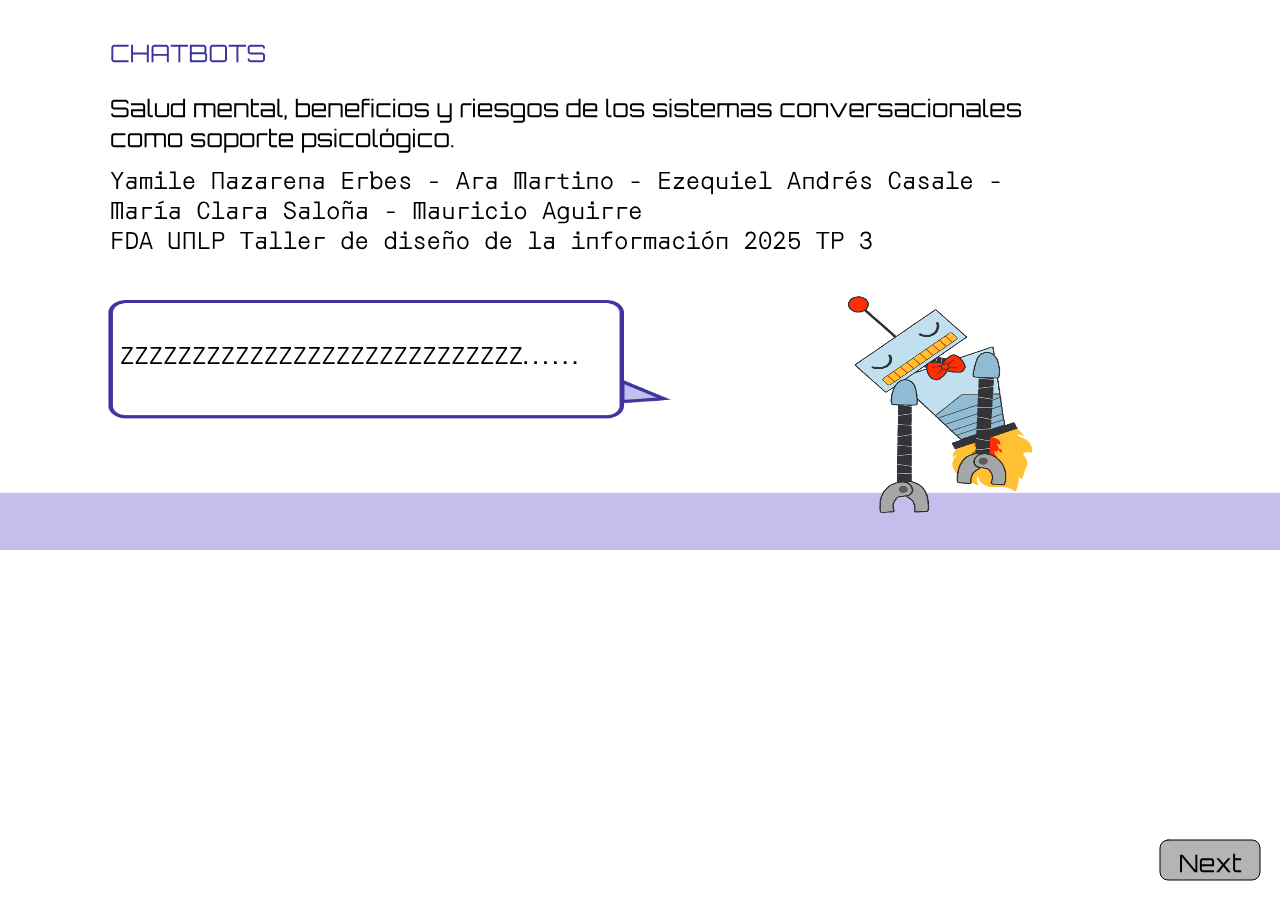
<file: ejemplo_estados/index.html>
<!DOCTYPE html>
<html>
<head>
  <meta charset="utf-8">
  <meta name="viewport" content="width=device-width, initial-scale=1.0">

  <!-- PLEASE NO CHANGES BELOW THIS LINE (UNTIL I SAY SO) -->
  <script language="javascript" type="text/javascript" src="libraries/p5.min.js"></script>
  <script language="javascript" type="text/javascript" src="pantalla.js"></script>
  <script language="javascript" type="text/javascript" src="ejemplo_estados.js"></script>
  <!-- OK, YOU CAN MAKE CHANGES BELOW THIS LINE AGAIN -->

  <style>
  

    body {
      padding: 0;
      margin: 0;
    }
  </style>
</head>

<body>
</body>
</html>
</file>
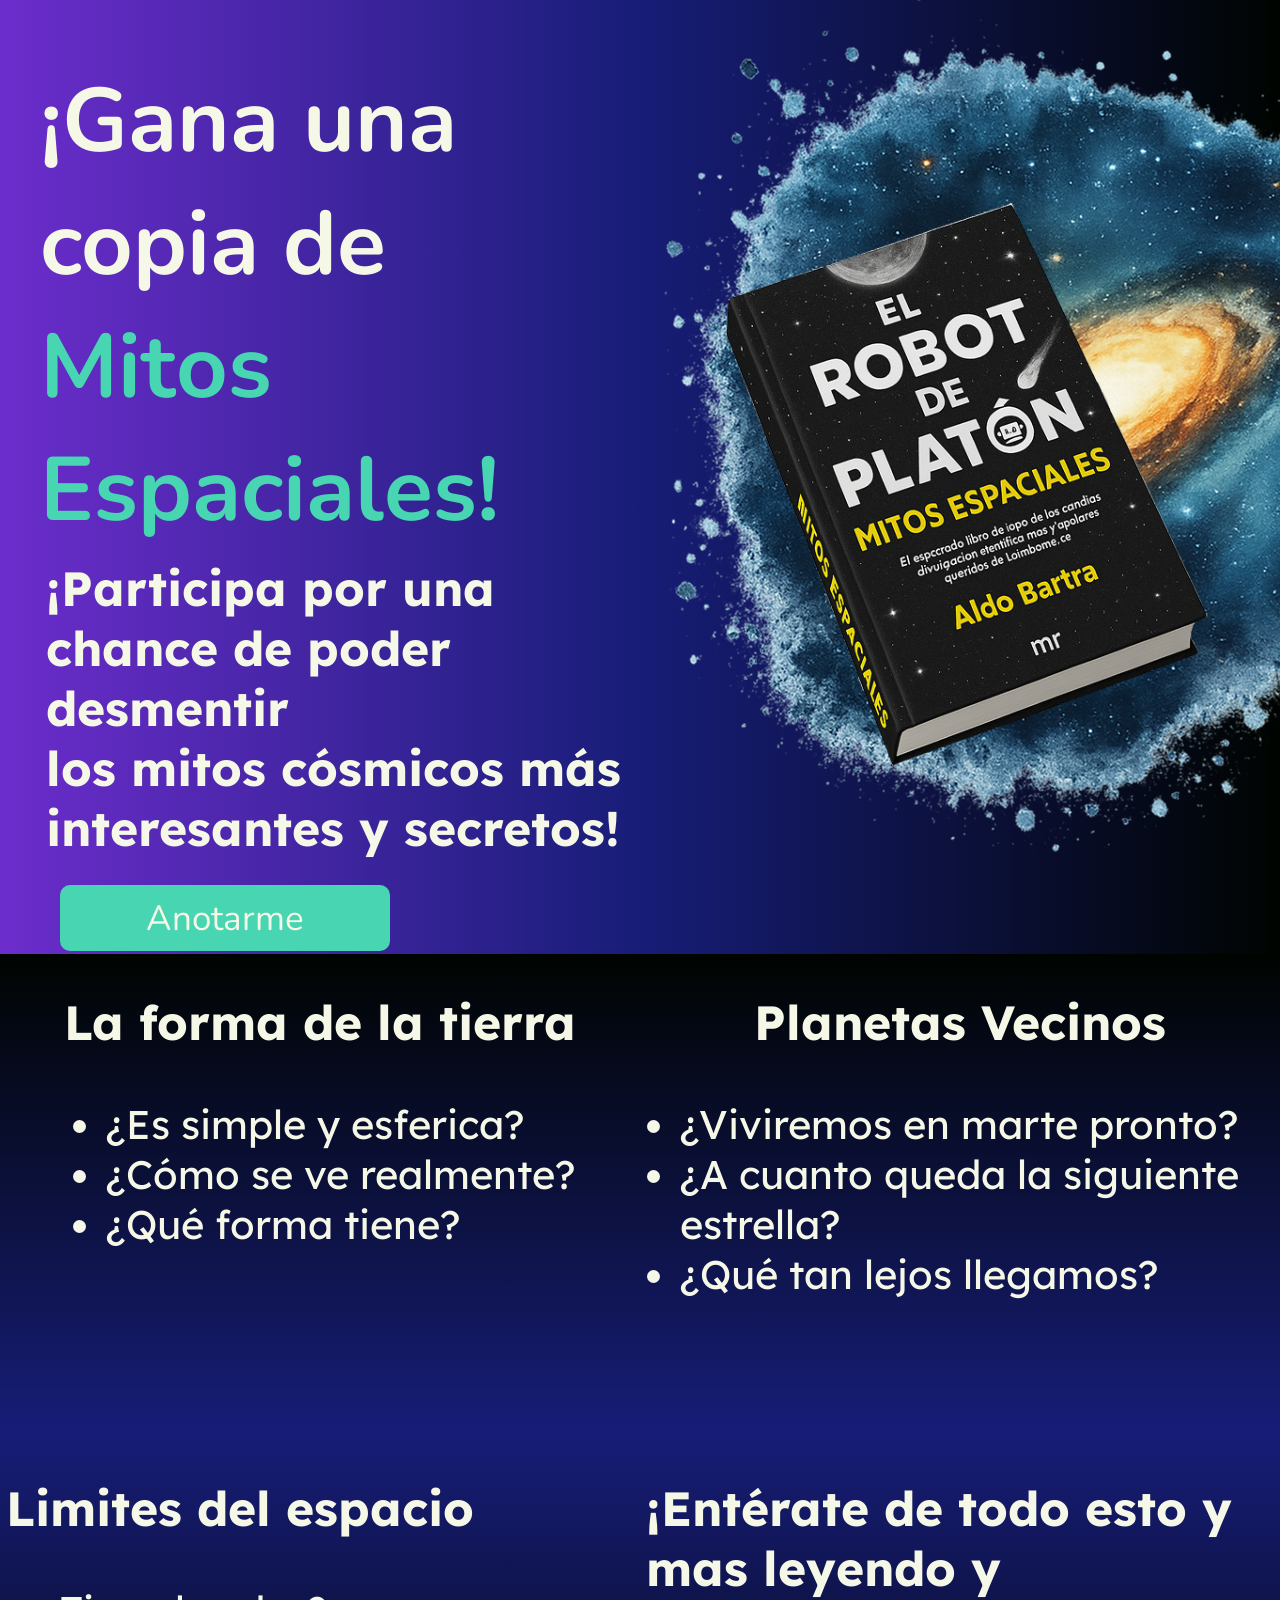
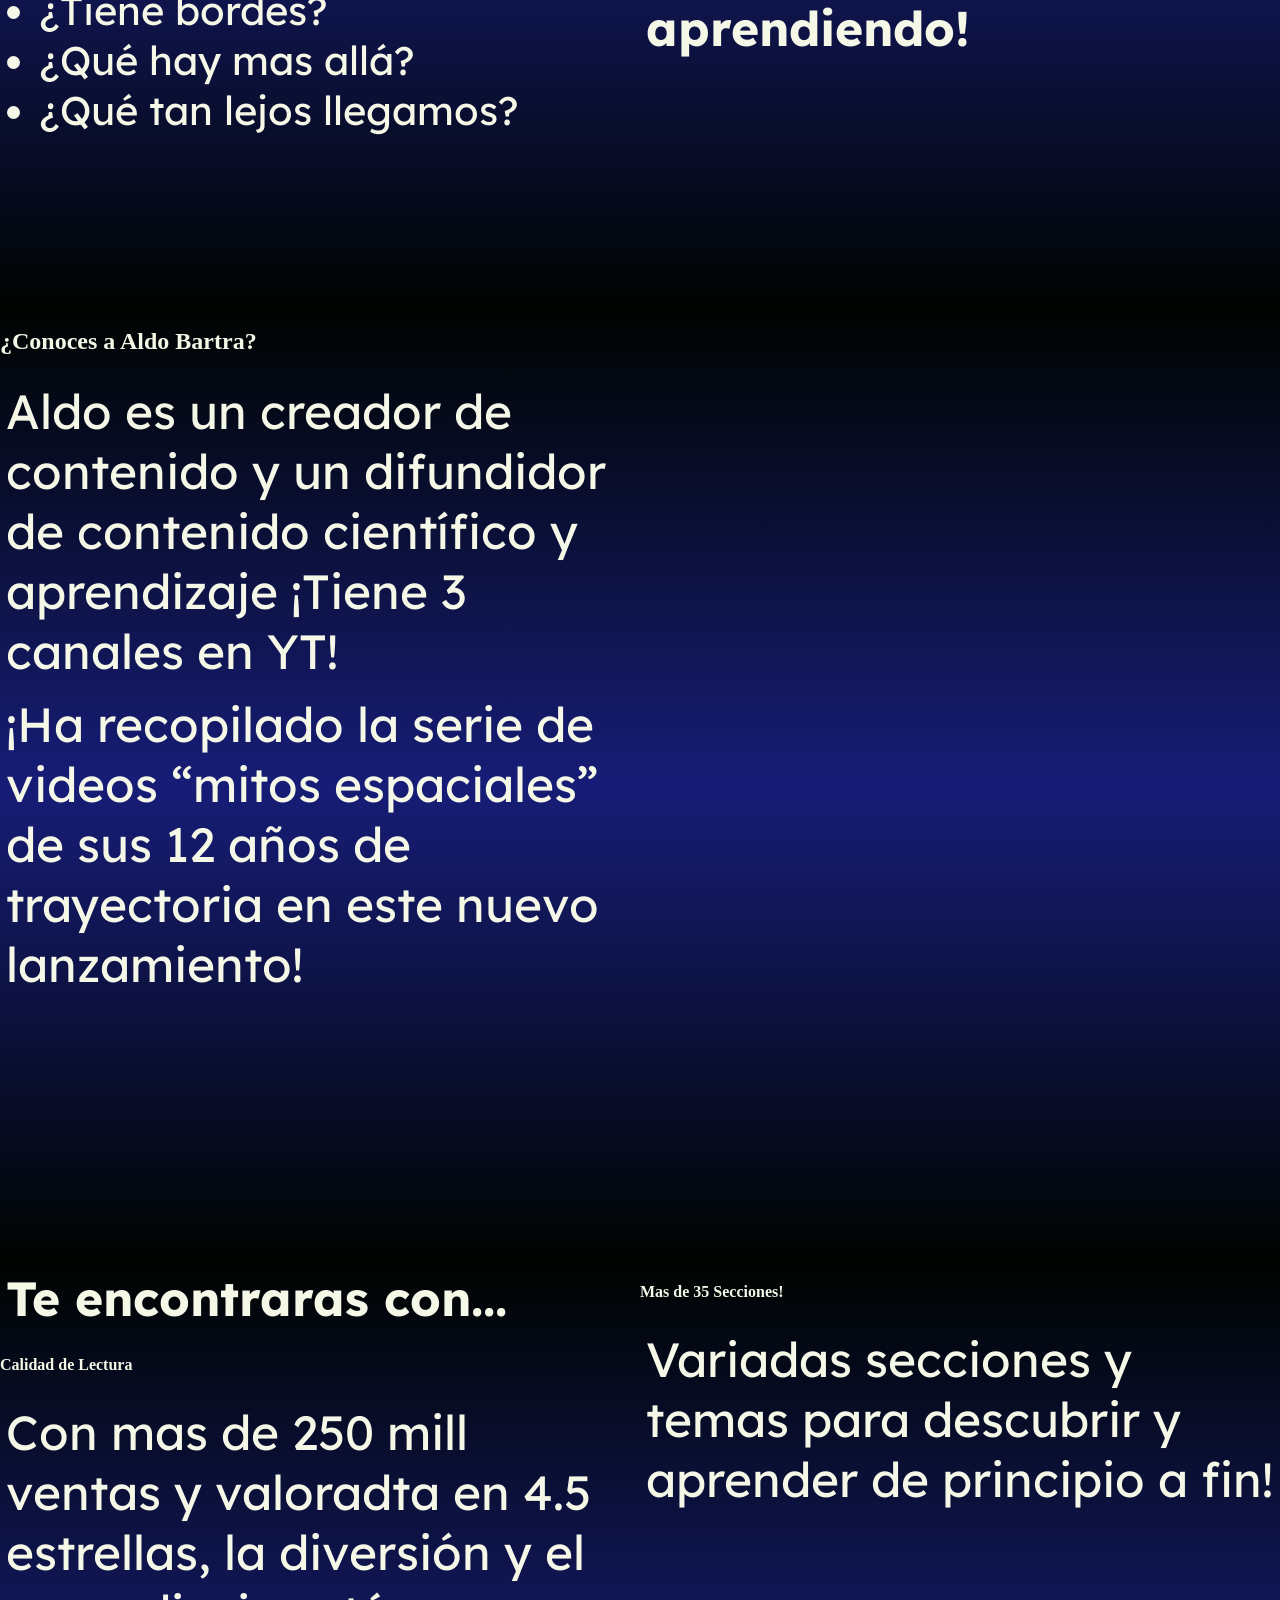
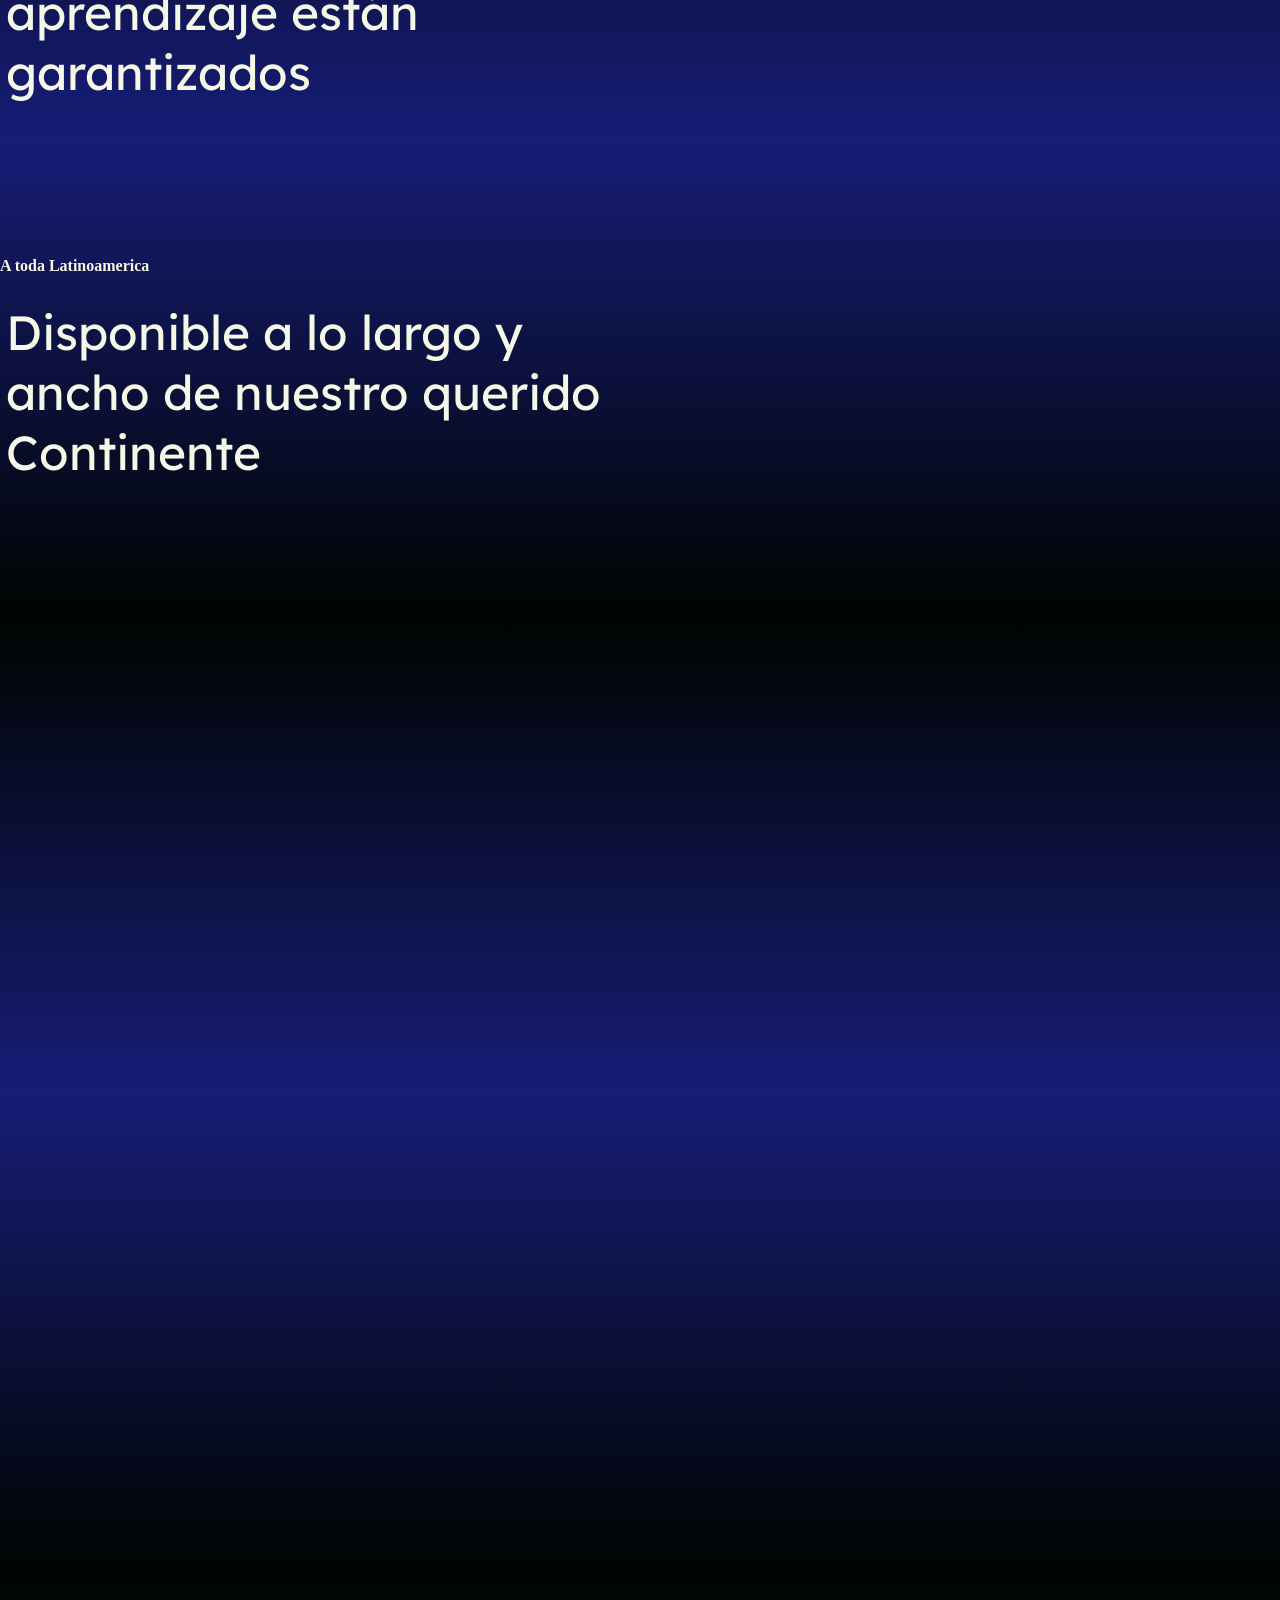
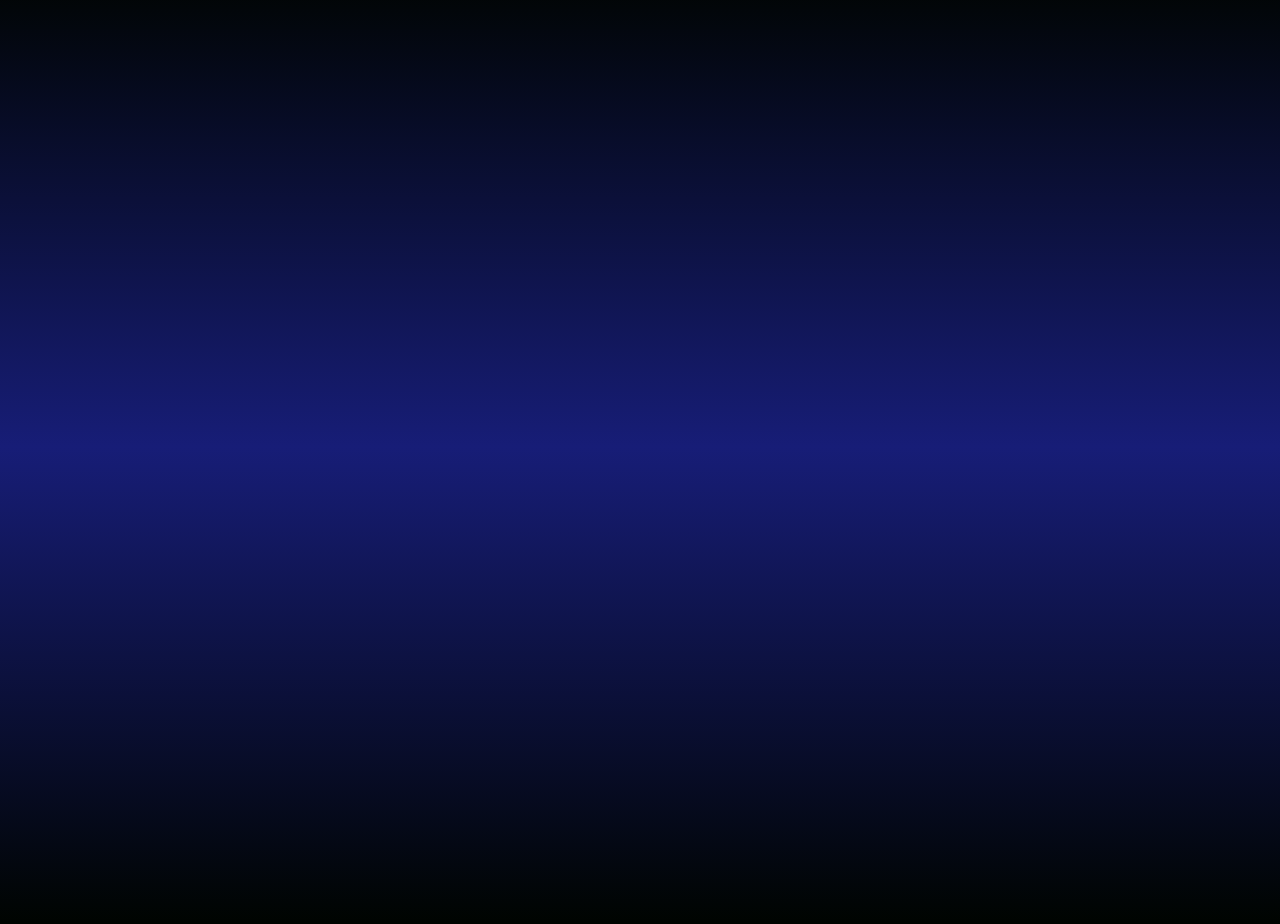
<file: TDMM2/index.html>
<!DOCTYPE html>
<html lang="es ">
<head>
    <meta charset="UTF-8">
    <meta name="viewport" content="width=device-width, initial-scale=1.0">
   <link rel="stylesheet" href="style.css">
   <link rel="preconnect" href="https://fonts.googleapis.com">
<link rel="preconnect" href="https://fonts.gstatic.com" crossorigin>
<link href="https://fonts.googleapis.com/css2?family=Lexend:wght@100..900&family=Michroma&family=Nunito:ital,wght@0,200..1000;1,200..1000&family=Prosto+One&family=Sunshiney&display=swap" rel="stylesheet">
    <title>Landing</title>
</head>
<body>
  <header> 
     <div class="contpan1"> 
    <h1>¡Gana una copia de </h1><h1 id="acento">Mitos Espaciales!</h1>
    <h3>¡Participa por una chance de poder desmentir <br> los mitos cósmicos más interesantes y secretos!</h3> 
    <div class="container">
      <button class="toggle-button" onclick="toggleForm()">Anotarme</button>
      <div class="form-container" id="formContainer">
        <select>
          <option value="">Seleccioná un País</option>
          <option value="op1">Argentina</option>
          <option value="op2">Perú</option>
          <option value="op3">Chile</option>
        </select>
        <input type="text" placeholder="Tu nombre">
        <input type="email" placeholder="Tu email">
      </div>
    </div> 
  </div>

  <div class="cont2pan1">
    <img id="libro" src="IMAGENES/libro.png" alt="libro">
  </div>
   <script src="script.js"></script>
 
</header>

    <section id="sec1">
        <div id="cont1pan2">
          <h3>La forma de la tierra </h3>
          <ul> 
            <li>¿Es simple y esferica?</li> 
            <li>¿Cómo se ve realmente?</li>
            <li>¿Qué forma tiene?</li>
         </ul>
        </div>

          <div id="cont2pan2">
            <h3>Planetas Vecinos</h3>
            <ul>
              <li>¿Viviremos en marte pronto?</li>
              <li>¿A cuanto queda la siguiente estrella?</li>
              <li>¿Qué tan lejos llegamos?</li>
            </ul>
          </div>

            <div id="cont3pan2"> 
              <h3>Limites del espacio</h3>
            <ul>
              <li>¿Tiene bordes?</li>
              <li>¿Qué hay mas allá?</li>
              <li>¿Qué tan lejos llegamos?</li>
            </ul>
          </div>
          <h3 id="subtitulo">¡Entérate de todo esto y mas
leyendo y aprendiendo!
</h3>
    </section>

    <section id="sec2">
       <div>
        <h2>¿Conoces a Aldo Bartra?</h2>
        <p>Aldo es un creador de contenido y un difundidor  de contenido científico y aprendizaje ¡Tiene 3 canales en YT! </p>
        <p>¡Ha recopilado la serie de videos “mitos espaciales” de sus 12 años de trayectoria en este nuevo lanzamiento! </p>
       </div> 
         <div></div> 
        </section>

    <section id="sec3">
      <div><h3>Te encontraras con...</h3> <h4>Calidad de Lectura</h4>
      <p>Con mas de 250 mill ventas y valoradta en 4.5 estrellas, la diversión y el aprendizaje están garantizados  </p>
      </div>
      <div><h4>Mas de 35 Secciones!</h4>
      <p>Variadas secciones y temas para descubrir y aprender de principio a fin!</p></div>
      <div><h4>A toda Latinoamerica</h4>
        <p>Disponible a lo largo y ancho de nuestro querido Continente</p>
      </div>
      <div></div>
    </section>

    <section id="sec4"></section>
    <section id="sec5"></section>

</body>
</html>
</file>
<file: TDMM2/style.css>
html,body{
    margin: 0px;
    padding: 0px;
}

/*PANTALLA 1*/

header{
   display: grid;
  grid-template-columns: 1fr 1fr;
   padding-left: 3.1%;
    color:rgba(245, 247, 231, 1);
    margin: 0px;
    height: 954px;
    background:linear-gradient(to right, rgba(108, 45, 204, 1), rgba(23, 29, 119, 1),rgba(0, 4, 0, 1));
}
h1{
 font-family: "Nunito", sans-serif;
  font-size: 90px;
  margin-bottom: 0;
  padding-bottom: 0px;
  padding-top: 0;
}
p,a,h3{
  font-family: "Lexend", sans-serif;
  font-size: 48px;
  padding: 1%;
  margin: 0;
}

.contpan1{
margin: 0,0;
  font-size: larger;
  max-width: 868px;
 display: flex;
 flex-wrap: wrap;
  flex-direction: column;
  justify-content: flex-start;
}

.cont2pan1{
 display: flex;
  align-items: center; 
  justify-content: center;
  background-image: url("IMAGENES/nebulosa.png");  
  background-repeat: no-repeat;
}

#libro {
  max-width: 80%; 
  height: auto;
}

#acento{
    color:rgba(72, 213, 177, 1) ;
    margin-top: 0;
}

.container {
      padding: 20px;
       font-size: 16px;
    }

    .toggle-button {
      padding: 10px 20px;
      background-color: rgba(72, 213, 177, 1);
      color:rgba(245, 247, 231, 1);
      border: none;
      cursor: pointer;
      border-radius: 10px;
      width: 330px;
      height: 66px;
        font-family: "Nunito", sans-serif;
    font-size: 35px;
    }
  

    .form-container {
      margin-top: 20px;
      display: none;
    }

    .form-container input,
    .form-container select {
      display: flex;
      flex-direction: row;
      margin: 10px 0;
      padding: 8px;
      width: 100%;
      max-width: 300px;
      box-sizing: border-box;
       border-radius: 10px;
    }


/*PANTALLA 2 */

   /* PANTALLA 2 */

#sec1 {
  display: grid;
  grid-template-columns: 1fr 1fr; /* tres columnas iguales */
  height: 954px;
  background: linear-gradient(to bottom, rgba(0, 4, 0, 1), rgba(23, 29, 119, 1), rgba(0, 4, 0, 1));
  color: rgba(245, 247, 231, 1);
  padding: 0px;
  margin: 0px;
}
ul{
  font-size: 40px;
   font-family: "Lexend", sans-serif;

}

/* BLOQUES DE TEXTO INDIVIDUALES (los 3 temas principales) */
#cont1pan2 {
  display: flex;
  flex-direction: column;
  align-items: center;
  text-align: left;
  padding-top: 5%;
  padding-bottom: 0%;
}

#cont2pan2 {
  display: flex;
  flex-direction: column;
  align-items: center;
  text-align: left;
  padding-top: 5%;
}

#cont3pan2 {
  display: flex;
  flex-direction: column;
  align-items: flex-start;
  text-align: left;
  padding: 0px;
}

 #subtitulo{
  display: flex;
  flex-direction: column;
  align-items: flex-end;
  text-align:left;

}










   #sec2{
    color: rgba(245, 247, 231, 1);
  padding: 0px;
  margin: 0px;
  display: grid;
  grid-template-columns: 1fr 1fr;
  height: 954px;
  background:linear-gradient(to bottom, rgba(0, 4, 0, 1), rgba(23, 29, 119, 1),rgba(0, 4, 0, 1));
    }
   #sec3{
    color: rgba(245, 247, 231, 1);
  padding: 0px;
  margin: 0px;
  display: grid;
  grid-template-columns: 1fr 1fr;
  height: 954px;
  background:linear-gradient(to bottom, rgba(0, 4, 0, 1), rgba(23, 29, 119, 1),rgba(0, 4, 0, 1));
    }
    
   #sec4{
    color: rgba(245, 247, 231, 1);
  padding: 0px;
  margin: 0px;
  display: grid;
  grid-template-columns: 1fr 1fr;
  height: 954px;
  background:linear-gradient(to bottom, rgba(0, 4, 0, 1), rgba(23, 29, 119, 1),rgba(0, 4, 0, 1));
    }
   #sec5{
    color: rgba(245, 247, 231, 1);
  padding: 0px;
  margin: 0px;
  display: grid;
  grid-template-columns: 1fr 1fr;
  height: 954px;
  background:linear-gradient(to bottom, rgba(0, 4, 0, 1), rgba(23, 29, 119, 1),rgba(0, 4, 0, 1));
    }
</file>
